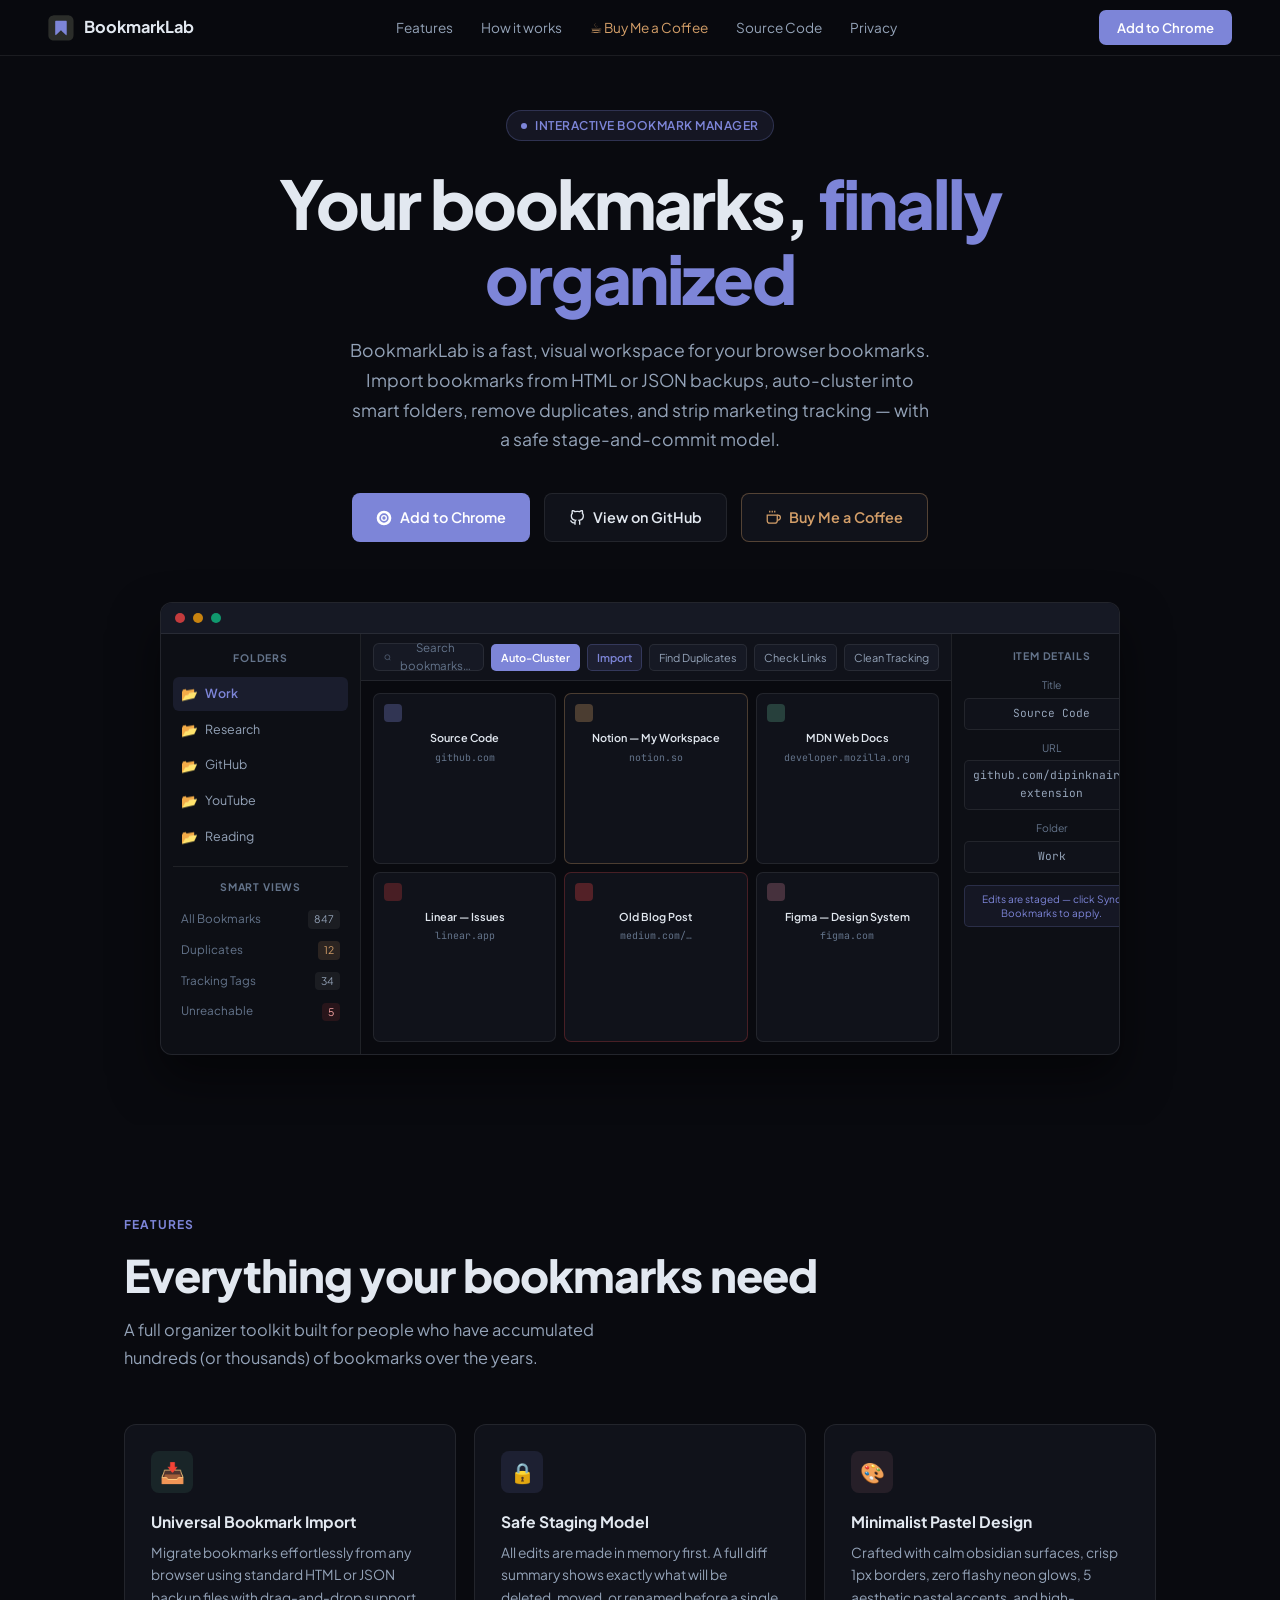
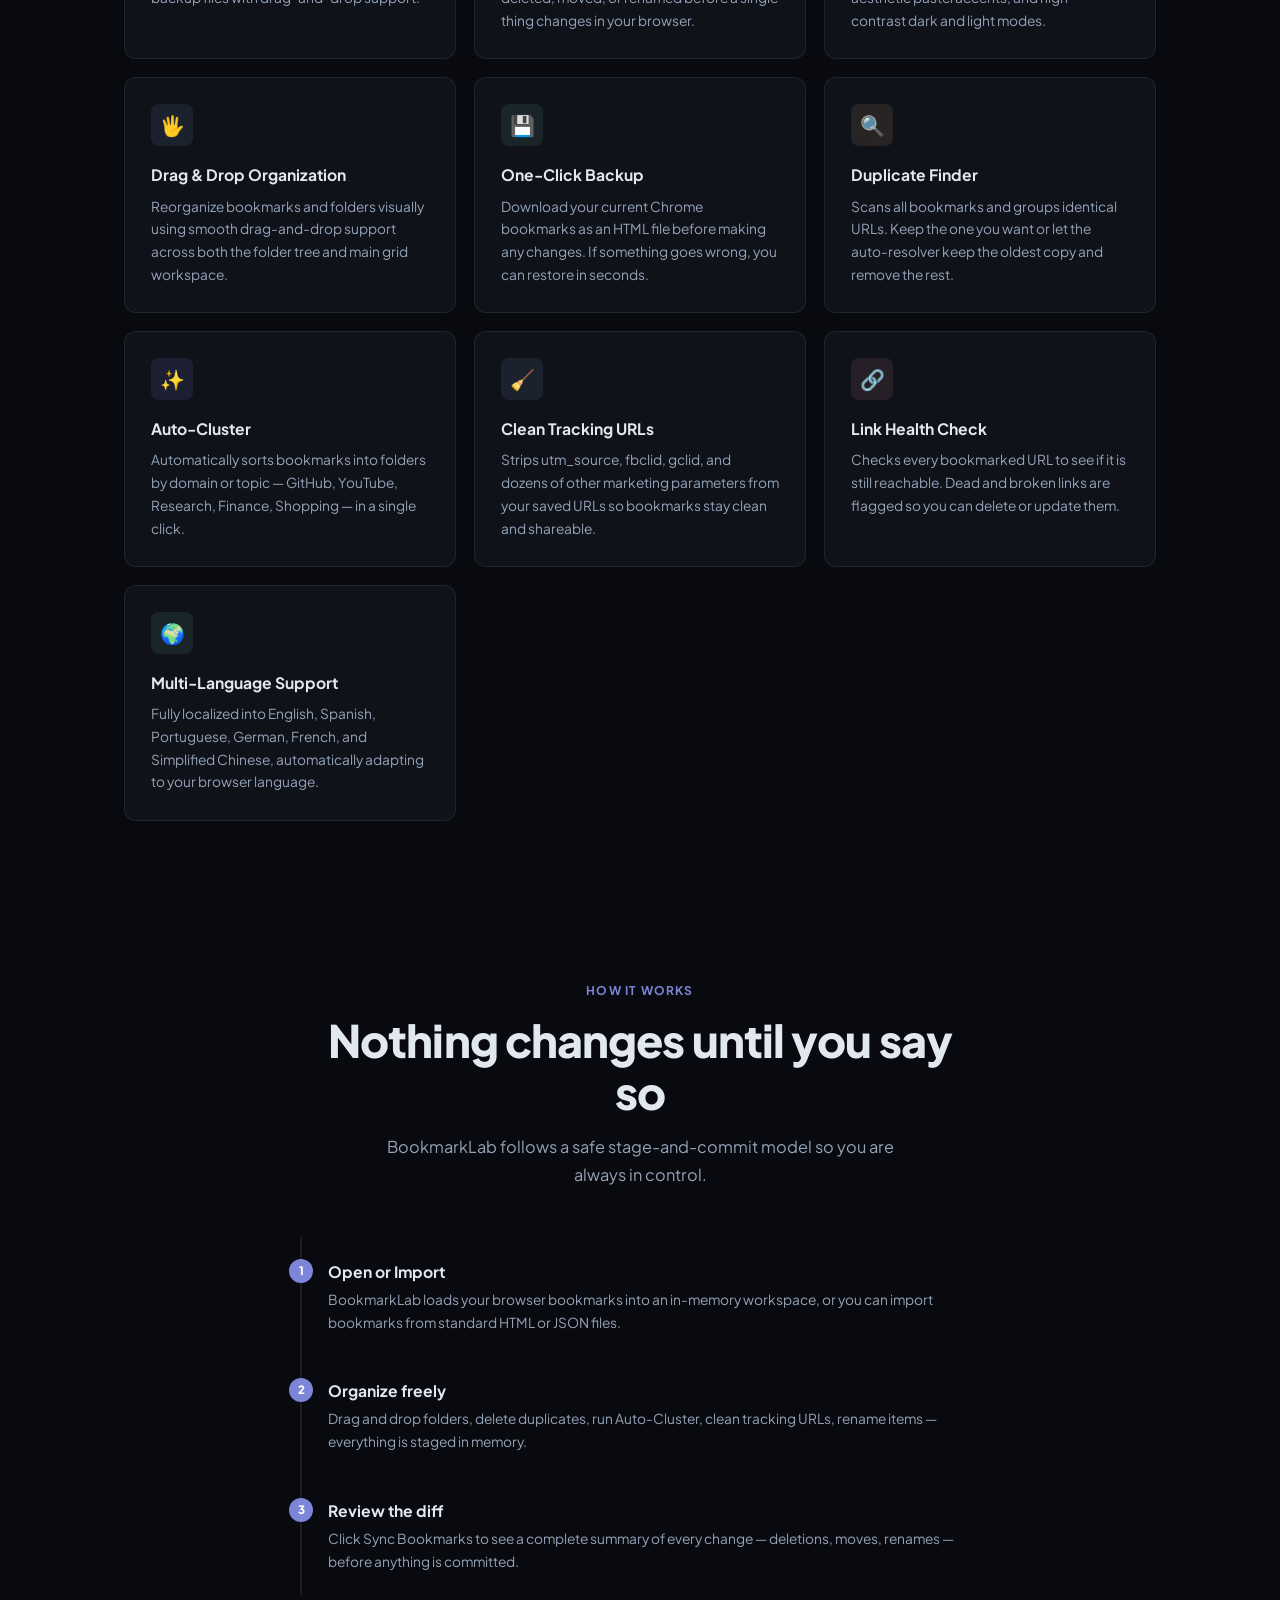
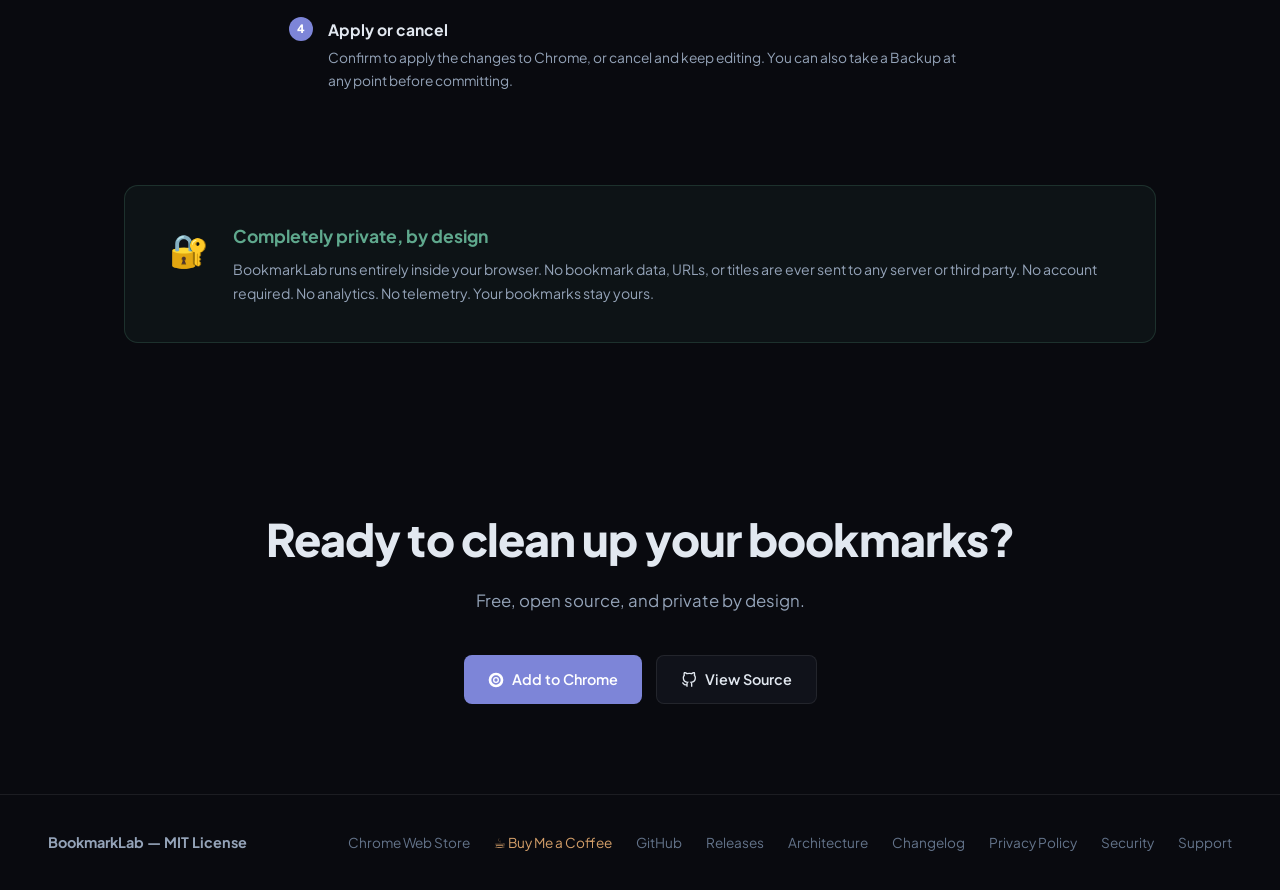
<file: index.html>
<!DOCTYPE html>
<html lang="en">
<head>
  <meta charset="UTF-8">
  <meta name="viewport" content="width=device-width, initial-scale=1.0">
  <title>BookmarkLab — Interactive Bookmark Manager</title>
  <meta name="description" content="Organize, import, deduplicate, and clean your browser bookmarks with a safe stage-and-commit workflow in a clean minimalist interface.">
  <meta property="og:title" content="BookmarkLab — Interactive Bookmark Manager">
  <meta property="og:description" content="Fast, privacy-respecting browser extension to import, organize, deduplicate, and clean bookmarks safely.">
  <meta property="og:type" content="website">
  <link rel="preconnect" href="https://fonts.googleapis.com">
  <link rel="preconnect" href="https://fonts.gstatic.com" crossorigin>
  <link href="https://fonts.googleapis.com/css2?family=Plus+Jakarta+Sans:wght@400;500;600;700;800&family=JetBrains+Mono:wght@400;500&display=swap" rel="stylesheet">
  <style>
    *, *::before, *::after { box-sizing: border-box; margin: 0; padding: 0; }

    :root {
      --bg: #090a0f;
      --surface: #10121a;
      --surface-2: #161924;
      --border: rgba(255,255,255,0.08);
      --border-subtle: rgba(255,255,255,0.04);
      --pastel-primary: #7d85d8;
      --pastel-sage: #5fa88d;
      --pastel-mist: #6897bb;
      --pastel-sand: #d49f69;
      --pastel-rose: #c4798e;
      --text: #e2e8f0;
      --muted: #64748b;
      --sub: #94a3b8;
      --font: 'Plus Jakarta Sans', system-ui, sans-serif;
      --mono: 'JetBrains Mono', monospace;
    }

    html { scroll-behavior: smooth; }

    body {
      font-family: var(--font);
      background: var(--bg);
      color: var(--text);
      line-height: 1.6;
      -webkit-font-smoothing: antialiased;
    }

    /* ── NAV ──────────────────────────────────────── */
    nav {
      position: fixed; top: 0; left: 0; right: 0; z-index: 100;
      display: flex; align-items: center; justify-content: space-between;
      padding: 0 48px;
      height: 56px;
      background: rgba(9,10,15,0.85);
      backdrop-filter: blur(12px);
      border-bottom: 1px solid var(--border);
    }
    .nav-brand {
      display: flex; align-items: center; gap: 10px;
      font-weight: 700; font-size: 1.02rem; color: var(--text);
      text-decoration: none;
    }
    .nav-brand svg { width: 26px; height: 26px; flex-shrink: 0; }
    .nav-brand .logo-tile { fill: #2B2D2A; }
    .nav-brand .logo-ribbon { fill: var(--pastel-primary); }
    .nav-links { display: flex; gap: 28px; }
    .nav-links a {
      font-size: 0.85rem; color: var(--sub);
      text-decoration: none; transition: color 0.2s;
    }
    .nav-links a:hover { color: var(--text); }
    .nav-cta {
      background: var(--pastel-primary);
      color: #fff; font-size: 0.82rem; font-weight: 600;
      padding: 7px 18px; border-radius: 7px;
      text-decoration: none;
      transition: opacity 0.2s, transform 0.2s;
    }
    .nav-cta:hover { opacity: 0.9; transform: translateY(-1px); }

    /* ── HERO ─────────────────────────────────────── */
    .hero {
      min-height: 100vh;
      display: flex; flex-direction: column;
      align-items: center; justify-content: center;
      text-align: center;
      padding: 110px 24px 70px;
      position: relative;
      overflow: hidden;
    }
    .hero-badge {
      display: inline-flex; align-items: center; gap: 8px;
      background: rgba(125,133,216,0.1);
      border: 1px solid rgba(125,133,216,0.25);
      color: var(--pastel-primary);
      font-size: 0.75rem; font-weight: 600;
      padding: 5px 14px; border-radius: 100px;
      margin-bottom: 24px;
      letter-spacing: 0.04em; text-transform: uppercase;
    }
    .hero-badge span { width: 6px; height: 6px; background: var(--pastel-primary); border-radius: 50%; display: inline-block; }
    h1 {
      font-size: clamp(2.4rem, 5.5vw, 4.2rem);
      font-weight: 800; line-height: 1.12;
      letter-spacing: -0.03em;
      max-width: 820px;
      margin-bottom: 20px;
    }
    h1 em {
      font-style: normal;
      color: var(--pastel-primary);
    }
    .hero-sub {
      font-size: 1.1rem; color: var(--sub);
      max-width: 580px; margin-bottom: 38px; line-height: 1.7;
    }
    .hero-buttons {
      display: flex; gap: 14px; flex-wrap: wrap; justify-content: center;
    }
    .btn-primary {
      display: inline-flex; align-items: center; gap: 8px;
      background: var(--pastel-primary);
      color: #fff; font-weight: 600; font-size: 0.9rem;
      padding: 12px 24px; border-radius: 8px;
      text-decoration: none;
      transition: opacity 0.2s, transform 0.2s;
    }
    .btn-primary:hover { opacity: 0.92; transform: translateY(-1px); }
    .btn-secondary {
      display: inline-flex; align-items: center; gap: 8px;
      background: var(--surface);
      border: 1px solid var(--border);
      color: var(--text); font-weight: 600; font-size: 0.9rem;
      padding: 12px 24px; border-radius: 8px;
      text-decoration: none;
      transition: background 0.2s, transform 0.2s;
    }
    .btn-secondary:hover { background: var(--surface-2); transform: translateY(-1px); }

    /* ── SCREENSHOT MOCKUP ────────────────────────── */
    .mockup-wrap {
      margin-top: 60px;
      max-width: 960px; width: 100%;
      position: relative;
    }
    .mockup-frame {
      background: var(--surface);
      border: 1px solid var(--border);
      border-radius: 12px;
      overflow: hidden;
      box-shadow: 0 24px 48px rgba(0,0,0,0.5);
    }
    .mockup-titlebar {
      background: var(--surface-2);
      padding: 10px 14px;
      display: flex; align-items: center; gap: 8px;
      border-bottom: 1px solid var(--border);
    }
    .dot { width: 10px; height: 10px; border-radius: 50%; }
    .dot-r { background: #ef4444; opacity: 0.8; }
    .dot-y { background: #f59e0b; opacity: 0.8; }
    .dot-g { background: #10b981; opacity: 0.8; }
    .mockup-inner {
      display: grid;
      grid-template-columns: 200px 1fr 200px;
      height: 420px;
    }
    .mock-sidebar {
      background: rgba(0,0,0,0.18);
      border-right: 1px solid var(--border);
      padding: 16px 12px;
    }
    .mock-sidebar-title { font-size: 0.65rem; font-weight: 700; color: var(--muted); letter-spacing: 0.08em; text-transform: uppercase; margin-bottom: 10px; padding: 0 4px; }
    .mock-folder {
      display: flex; align-items: center; gap: 7px;
      padding: 6px 8px; border-radius: 6px;
      font-size: 0.78rem; color: var(--sub);
      cursor: default; margin-bottom: 2px;
    }
    .mock-folder.active { background: rgba(125,133,216,0.12); color: var(--pastel-primary); font-weight: 600; }
    .mock-folder-icon { font-size: 0.85rem; }
    .mock-divider { height: 1px; background: var(--border); margin: 12px 0; }
    .mock-view-item {
      display: flex; align-items: center; justify-content: space-between;
      padding: 5px 8px; border-radius: 5px;
      font-size: 0.73rem; color: var(--muted); margin-bottom: 2px;
      cursor: default;
    }
    .mock-view-item span { font-size: 0.65rem; background: rgba(255,255,255,0.06); padding: 1px 6px; border-radius: 4px; color: var(--sub); }
    .mock-view-item.warn span { background: rgba(212,159,105,0.15); color: var(--pastel-sand); }
    .mock-view-item.danger span { background: rgba(239,68,68,0.12); color: #fca5a5; }

    .mock-main { display: flex; flex-direction: column; background: var(--bg); }
    .mock-toolbar {
      padding: 9px 12px;
      display: flex; align-items: center; gap: 7px;
      border-bottom: 1px solid var(--border);
      background: var(--surface);
    }
    .mock-search {
      flex: 1; height: 28px; border-radius: 6px;
      background: var(--surface-2); border: 1px solid var(--border);
      display: flex; align-items: center; gap: 7px; padding: 0 10px;
      font-size: 0.72rem; color: var(--muted);
    }
    .mock-btn {
      padding: 4px 9px; border-radius: 5px;
      background: var(--surface-2); border: 1px solid var(--border);
      font-size: 0.68rem; color: var(--sub); white-space: nowrap;
    }
    .mock-btn.accent { background: var(--pastel-primary); border: 1px solid transparent; color: #fff; font-weight: 600; }
    .mock-grid {
      display: grid; grid-template-columns: repeat(3, 1fr);
      gap: 8px; padding: 12px; flex: 1; overflow: hidden;
    }
    .mock-card {
      background: var(--surface); border: 1px solid var(--border);
      border-radius: 7px; padding: 10px;
    }
    .mock-card-fav { width: 18px; height: 18px; border-radius: 4px; background: rgba(255,255,255,0.08); margin-bottom: 7px; }
    .mock-card-title { font-size: 0.68rem; font-weight: 600; color: var(--text); margin-bottom: 3px; white-space: nowrap; overflow: hidden; text-overflow: ellipsis; }
    .mock-card-url { font-size: 0.62rem; color: var(--muted); font-family: var(--mono); white-space: nowrap; overflow: hidden; text-overflow: ellipsis; }
    .mock-card.dup { border-color: rgba(212,159,105,0.3); }
    .mock-card.broken { border-color: rgba(239,68,68,0.25); }

    .mock-inspector {
      border-left: 1px solid var(--border);
      padding: 14px 12px;
      background: rgba(0,0,0,0.18);
    }
    .mock-insp-title { font-size: 0.65rem; font-weight: 700; color: var(--muted); letter-spacing: 0.08em; text-transform: uppercase; margin-bottom: 12px; }
    .mock-insp-label { font-size: 0.65rem; color: var(--muted); margin-bottom: 4px; margin-top: 10px; }
    .mock-insp-field { background: var(--surface); border: 1px solid var(--border); border-radius: 5px; padding: 6px 8px; font-size: 0.7rem; color: var(--sub); font-family: var(--mono); width: 100%; }
    .mock-insp-badge { margin-top: 12px; background: rgba(125,133,216,0.08); border: 1px solid rgba(125,133,216,0.2); border-radius: 5px; padding: 6px 8px; font-size: 0.63rem; color: var(--pastel-primary); line-height: 1.4; }

    /* ── FEATURES ─────────────────────────────────── */
    section { padding: 90px 24px; max-width: 1080px; margin: 0 auto; }
    .section-label {
      font-size: 0.75rem; font-weight: 700; letter-spacing: 0.1em;
      text-transform: uppercase; color: var(--pastel-primary);
      margin-bottom: 14px;
    }
    .section-title {
      font-size: clamp(1.8rem, 4vw, 2.8rem);
      font-weight: 800; letter-spacing: -0.02em;
      margin-bottom: 16px; line-height: 1.15;
    }
    .section-sub { font-size: 1.02rem; color: var(--sub); max-width: 540px; line-height: 1.7; margin-bottom: 52px; }

    .features-grid { display: grid; grid-template-columns: repeat(auto-fit, minmax(300px, 1fr)); gap: 18px; }
    .feature-card {
      background: var(--surface);
      border: 1px solid var(--border);
      border-radius: 12px; padding: 26px;
      transition: border-color 0.2s, transform 0.2s;
    }
    .feature-card:hover { border-color: rgba(125,133,216,0.35); transform: translateY(-2px); }
    .feature-icon {
      width: 42px; height: 42px; border-radius: 8px;
      display: flex; align-items: center; justify-content: center;
      margin-bottom: 16px;
      font-size: 1.25rem;
    }
    .feature-icon.lavender { background: rgba(125,133,216,0.12); }
    .feature-icon.sage { background: rgba(95,168,141,0.12); }
    .feature-icon.mist { background: rgba(104,151,187,0.12); }
    .feature-icon.sand { background: rgba(212,159,105,0.12); }
    .feature-icon.rose { background: rgba(196,121,142,0.12); }
    .feature-card h3 { font-size: 0.98rem; font-weight: 700; margin-bottom: 8px; color: var(--text); }
    .feature-card p { font-size: 0.86rem; color: var(--sub); line-height: 1.65; }

    /* ── HOW IT WORKS ─────────────────────────────── */
    .how-section { padding: 70px 24px; }
    .how-inner { max-width: 680px; margin: 0 auto; text-align: center; }
    .steps { display: flex; flex-direction: column; gap: 0; margin-top: 48px; text-align: left; }
    .step {
      display: flex; gap: 20px; padding: 22px 0;
      border-left: 2px solid var(--border); padding-left: 26px;
      position: relative;
    }
    .step::before {
      content: attr(data-n);
      position: absolute; left: -13px; top: 22px;
      width: 24px; height: 24px;
      background: var(--pastel-primary); color: #fff;
      font-size: 0.72rem; font-weight: 800;
      border-radius: 50%;
      display: flex; align-items: center; justify-content: center;
    }
    .step:last-child { border-left-color: transparent; }
    .step-body h4 { font-size: 0.98rem; font-weight: 700; margin-bottom: 5px; color: var(--text); }
    .step-body p { font-size: 0.86rem; color: var(--sub); line-height: 1.65; }

    /* ── PRIVACY CALLOUT ──────────────────────────── */
    .privacy-banner {
      margin: 0 24px 70px;
      max-width: 1080px;
      margin-left: auto; margin-right: auto;
      background: rgba(95,168,141,0.06);
      border: 1px solid rgba(95,168,141,0.2);
      border-radius: 14px; padding: 36px 44px;
      display: flex; align-items: flex-start; gap: 24px;
    }
    .privacy-icon { font-size: 2rem; flex-shrink: 0; margin-top: 2px; }
    .privacy-banner h3 { font-size: 1.1rem; font-weight: 700; color: var(--pastel-sage); margin-bottom: 8px; }
    .privacy-banner p { font-size: 0.88rem; color: var(--sub); line-height: 1.7; }

    /* ── CTA ──────────────────────────────────────── */
    .cta-section {
      text-align: center; padding: 90px 24px;
      position: relative;
    }
    .cta-section h2 { font-size: clamp(1.8rem, 4vw, 2.8rem); font-weight: 800; letter-spacing: -0.02em; margin-bottom: 14px; }
    .cta-section p { font-size: 1.05rem; color: var(--sub); margin-bottom: 40px; }

    /* ── FOOTER ───────────────────────────────────── */
    footer {
      border-top: 1px solid var(--border);
      padding: 36px 48px;
      display: flex; align-items: center; justify-content: space-between;
      flex-wrap: wrap; gap: 16px;
    }
    .footer-brand { font-weight: 700; font-size: 0.9rem; color: var(--sub); }
    .footer-links { display: flex; gap: 24px; }
    .footer-links a { font-size: 0.85rem; color: var(--muted); text-decoration: none; transition: color 0.2s; }
    .footer-links a:hover { color: var(--text); }

    @media (max-width: 768px) {
      nav { padding: 0 20px; }
      .nav-links { display: none; }
      .mockup-inner { grid-template-columns: 1fr; }
      .mock-sidebar, .mock-inspector { display: none; }
      .privacy-banner { flex-direction: column; padding: 28px 24px; }
      footer { flex-direction: column; align-items: flex-start; }
    }
  </style>
</head>
<body>

  <!-- Nav -->
  <nav>
    <a class="nav-brand" href="#">
      <svg width="26" height="26" viewBox="130 130 768 768" fill="none" xmlns="http://www.w3.org/2000/svg">
        <path class="logo-tile" fill="#2B2D2A" d="M282.151 141.207C291.786 140.545 305.557 140.889 315.428 140.889L374.283 140.906L556.369 140.911L684.73 140.918L720.703 140.888C733.162 140.879 745.12 140.648 757.49 142.655C829.034 154.265 883.894 216.582 885.049 289.354C885.207 299.277 885.3 309.178 885.362 319.092C885.482 342.14 885.484 365.189 885.371 388.237L885.338 561.174L885.184 686.166C885.093 717.323 887.623 748.333 877.836 778.272C857.794 839.587 809.516 876.657 746.101 884.379C745.172 884.476 744.241 884.56 743.309 884.631C733.605 885.382 720.912 885.021 710.948 885.017L658.028 885.012L488.055 885.005L348.899 884.964L309.32 885.005C294.341 885.023 281.655 885.378 266.755 882.79C239.149 877.929 213.397 865.614 192.284 847.176C162.414 821.168 143.986 784.444 140.986 744.952C140.168 733.709 140.499 719.841 140.496 708.399L140.49 649.413L140.461 464.135L140.448 340.745L140.424 304.613C140.421 290.909 140.038 280.915 142.358 267.214C146.88 240.1 158.763 214.748 176.709 193.926C204.284 162.084 240.189 144.252 282.151 141.207Z"/>
        <path class="logo-ribbon" fill="var(--pastel-primary)" d="M361.332 298.153L361.987 298.119C381.853 297.185 407.778 297.865 427.893 297.864L550.249 297.869L625.846 297.95C638.609 297.932 651.955 297.72 664.716 298.158C669.124 298.66 673.466 300.885 676.7 303.877C680.948 307.807 683.087 313.669 683.154 319.409C683.511 350.145 683.293 380.885 683.227 411.623L683.262 560.206L683.295 656.699L683.318 685.905C683.36 696.396 685.26 710.953 677.613 718.856C674.049 722.606 669.08 724.695 663.907 724.618C661.588 724.589 657.568 723.694 655.869 722.209C649.002 716.206 641.742 708.657 635.274 702.213L588.973 655.9L547.448 614.42C535.871 602.961 523.61 591.196 512.515 579.285C488.486 604.37 461.586 630.302 436.843 655.103L398.052 693.898C389.472 702.524 376.566 716.526 366.401 724.008C363.896 725.852 355.822 724.192 352.841 722.341C341.635 715.384 342.211 703.881 342.582 692.385C342.705 686.355 342.592 679.934 342.598 673.847L342.579 596.349L342.566 412.368L342.673 350.435C342.686 340.638 342.516 330.833 342.621 321.036C342.753 308.648 349.025 300.509 361.332 298.153Z"/>
      </svg>
      BookmarkLab
    </a>
    <div class="nav-links">
      <a href="#features">Features</a>
      <a href="#how-it-works">How it works</a>
      <a href="https://buymeacoffee.com/dipinknair619" target="_blank" rel="noopener noreferrer" style="color:var(--pastel-sand);">☕ Buy Me a Coffee</a>
      <a href="https://github.com/dipinknair/bookmarklab-extension" target="_blank" title="Source Code">Source Code</a>
      <a href="https://github.com/dipinknair/bookmarklab-extension/blob/main/PRIVACY_POLICY.md" target="_blank">Privacy</a>
    </div>
    <a class="nav-cta" href="https://chromewebstore.google.com/detail/bookmarklab/lppfdghjnnndidlpfddfngijmfbfkflm" target="_blank">Add to Chrome</a>
  </nav>

  <!-- Hero -->
  <div class="hero">
    <div class="hero-badge"><span></span> Interactive Bookmark Manager</div>
    <h1>Your bookmarks, <em>finally organized</em></h1>
    <p class="hero-sub">
      BookmarkLab is a fast, visual workspace for your browser bookmarks. Import bookmarks from HTML or JSON backups, auto-cluster into smart folders, remove duplicates, and strip marketing tracking — with a safe stage-and-commit model.
    </p>
    <div class="hero-buttons">
      <a class="btn-primary" href="https://chromewebstore.google.com/detail/bookmarklab/lppfdghjnnndidlpfddfngijmfbfkflm" target="_blank">
        <svg width="16" height="16" viewBox="0 0 24 24" fill="none" stroke="currentColor" stroke-width="2"><path d="M12 2a10 10 0 1 0 10 10A10 10 0 0 0 12 2zm0 18a8 8 0 1 1 8-8 8 8 0 0 1-8 8z"/><circle cx="12" cy="12" r="3.5"/></svg>
        Add to Chrome
      </a>
      <a class="btn-secondary" href="https://github.com/dipinknair/bookmarklab-extension" target="_blank">
        <svg width="16" height="16" viewBox="0 0 24 24" fill="none" stroke="currentColor" stroke-width="2"><path d="M9 19c-5 1.5-5-2.5-7-3m14 6v-3.87a3.37 3.37 0 0 0-.94-2.61c3.14-.35 6.44-1.54 6.44-7A5.44 5.44 0 0 0 20 4.77 5.07 5.07 0 0 0 19.91 1S18.73.65 16 2.48a13.38 13.38 0 0 0-7 0C6.27.65 5.09 1 5.09 1A5.07 5.07 0 0 0 5 4.77a5.44 5.44 0 0 0-1.5 3.78c0 5.42 3.3 6.61 6.44 7A3.37 3.37 0 0 0 9 18.13V22"/></svg>
        View on GitHub
      </a>
      <a class="btn-secondary" href="https://buymeacoffee.com/dipinknair619" target="_blank" rel="noopener noreferrer" style="border-color:rgba(212,159,105,0.35); color:var(--pastel-sand);">
        <svg width="15" height="15" viewBox="0 0 24 24" fill="none" stroke="currentColor" stroke-width="2"><path d="M18 8h1a4 4 0 0 1 0 8h-1"></path><path d="M2 8h16v9a4 4 0 0 1-4 4H6a4 4 0 0 1-4-4V8z"></path><line x1="6" y1="1" x2="6" y2="4"></line><line x1="10" y1="1" x2="10" y2="4"></line><line x1="14" y1="1" x2="14" y2="4"></line></svg>
        Buy Me a Coffee
      </a>
    </div>

    <!-- UI Mockup -->
    <div class="mockup-wrap">
      <div class="mockup-frame">
        <div class="mockup-titlebar">
          <div class="dot dot-r"></div>
          <div class="dot dot-y"></div>
          <div class="dot dot-g"></div>
        </div>
        <div class="mockup-inner">
          <!-- Sidebar -->
          <div class="mock-sidebar">
            <div class="mock-sidebar-title">Folders</div>
            <div class="mock-folder active"><span class="mock-folder-icon">📂</span> Work</div>
            <div class="mock-folder"><span class="mock-folder-icon">📂</span> Research</div>
            <div class="mock-folder"><span class="mock-folder-icon">📂</span> GitHub</div>
            <div class="mock-folder"><span class="mock-folder-icon">📂</span> YouTube</div>
            <div class="mock-folder"><span class="mock-folder-icon">📂</span> Reading</div>
            <div class="mock-divider"></div>
            <div class="mock-sidebar-title">Smart Views</div>
            <div class="mock-view-item">All Bookmarks <span>847</span></div>
            <div class="mock-view-item warn">Duplicates <span>12</span></div>
            <div class="mock-view-item">Tracking Tags <span>34</span></div>
            <div class="mock-view-item danger">Unreachable <span>5</span></div>
          </div>

          <!-- Main -->
          <div class="mock-main">
            <div class="mock-toolbar">
              <div class="mock-search">
                <svg width="11" height="11" viewBox="0 0 24 24" fill="none" stroke="currentColor" stroke-width="2"><circle cx="11" cy="11" r="8"/><line x1="21" y1="21" x2="16.65" y2="16.65"/></svg>
                Search bookmarks…
              </div>
              <div class="mock-btn accent">Auto-Cluster</div>
              <div class="mock-btn" style="background:rgba(125,133,216,0.12); border-color:rgba(125,133,216,0.25); color:var(--pastel-primary); font-weight:600;">Import</div>
              <div class="mock-btn">Find Duplicates</div>
              <div class="mock-btn">Check Links</div>
              <div class="mock-btn">Clean Tracking</div>
            </div>
            <div class="mock-grid">
              <div class="mock-card">
                <div class="mock-card-fav" style="background:rgba(125,133,216,0.3);"></div>
                <div class="mock-card-title">Source Code</div>
                <div class="mock-card-url">github.com</div>
              </div>
              <div class="mock-card dup">
                <div class="mock-card-fav" style="background:rgba(212,159,105,0.3);"></div>
                <div class="mock-card-title">Notion — My Workspace</div>
                <div class="mock-card-url">notion.so</div>
              </div>
              <div class="mock-card">
                <div class="mock-card-fav" style="background:rgba(95,168,141,0.3);"></div>
                <div class="mock-card-title">MDN Web Docs</div>
                <div class="mock-card-url">developer.mozilla.org</div>
              </div>
              <div class="mock-card">
                <div class="mock-card-fav" style="background:rgba(239,68,68,0.25);"></div>
                <div class="mock-card-title">Linear — Issues</div>
                <div class="mock-card-url">linear.app</div>
              </div>
              <div class="mock-card broken">
                <div class="mock-card-fav" style="background:rgba(239,68,68,0.3);"></div>
                <div class="mock-card-title">Old Blog Post</div>
                <div class="mock-card-url">medium.com/…</div>
              </div>
              <div class="mock-card">
                <div class="mock-card-fav" style="background:rgba(196,121,142,0.3);"></div>
                <div class="mock-card-title">Figma — Design System</div>
                <div class="mock-card-url">figma.com</div>
              </div>
            </div>
          </div>

          <!-- Inspector -->
          <div class="mock-inspector">
            <div class="mock-insp-title">Item Details</div>
            <div class="mock-insp-label">Title</div>
            <div class="mock-insp-field">Source Code</div>
            <div class="mock-insp-label">URL</div>
            <div class="mock-insp-field">github.com/dipinknair/bookmarklab-extension</div>
            <div class="mock-insp-label">Folder</div>
            <div class="mock-insp-field">Work</div>
            <div class="mock-insp-badge">Edits are staged — click Sync Bookmarks to apply.</div>
          </div>
        </div>
      </div>
    </div>
  </div>

  <!-- Features -->
  <section id="features">
    <div class="section-label">Features</div>
    <h2 class="section-title">Everything your bookmarks need</h2>
    <p class="section-sub">A full organizer toolkit built for people who have accumulated hundreds (or thousands) of bookmarks over the years.</p>

    <div class="features-grid">
      <div class="feature-card">
        <div class="feature-icon sage">📥</div>
        <h3>Universal Bookmark Import</h3>
        <p>Migrate bookmarks effortlessly from any browser using standard HTML or JSON backup files with drag-and-drop support.</p>
      </div>
      <div class="feature-card">
        <div class="feature-icon lavender">🔒</div>
        <h3>Safe Staging Model</h3>
        <p>All edits are made in memory first. A full diff summary shows exactly what will be deleted, moved, or renamed before a single thing changes in your browser.</p>
      </div>
      <div class="feature-card">
        <div class="feature-icon rose">🎨</div>
        <h3>Minimalist Pastel Design</h3>
        <p>Crafted with calm obsidian surfaces, crisp 1px borders, zero flashy neon glows, 5 aesthetic pastel accents, and high-contrast dark and light modes.</p>
      </div>
      <div class="feature-card">
        <div class="feature-icon mist">🖐️</div>
        <h3>Drag & Drop Organization</h3>
        <p>Reorganize bookmarks and folders visually using smooth drag-and-drop support across both the folder tree and main grid workspace.</p>
      </div>
      <div class="feature-card">
        <div class="feature-icon sage">💾</div>
        <h3>One-Click Backup</h3>
        <p>Download your current Chrome bookmarks as an HTML file before making any changes. If something goes wrong, you can restore in seconds.</p>
      </div>
      <div class="feature-card">
        <div class="feature-icon sand">🔍</div>
        <h3>Duplicate Finder</h3>
        <p>Scans all bookmarks and groups identical URLs. Keep the one you want or let the auto-resolver keep the oldest copy and remove the rest.</p>
      </div>
      <div class="feature-card">
        <div class="feature-icon lavender">✨</div>
        <h3>Auto-Cluster</h3>
        <p>Automatically sorts bookmarks into folders by domain or topic — GitHub, YouTube, Research, Finance, Shopping — in a single click.</p>
      </div>
      <div class="feature-card">
        <div class="feature-icon mist">🧹</div>
        <h3>Clean Tracking URLs</h3>
        <p>Strips utm_source, fbclid, gclid, and dozens of other marketing parameters from your saved URLs so bookmarks stay clean and shareable.</p>
      </div>
      <div class="feature-card">
        <div class="feature-icon rose">🔗</div>
        <h3>Link Health Check</h3>
        <p>Checks every bookmarked URL to see if it is still reachable. Dead and broken links are flagged so you can delete or update them.</p>
      </div>
      <div class="feature-card">
        <div class="feature-icon sage">🌍</div>
        <h3>Multi-Language Support</h3>
        <p>Fully localized into English, Spanish, Portuguese, German, French, and Simplified Chinese, automatically adapting to your browser language.</p>
      </div>
    </div>
  </section>

  <!-- How it works -->
  <div class="how-section" id="how-it-works">
    <div class="how-inner">
      <div class="section-label" style="text-align:center;">How it works</div>
      <h2 class="section-title">Nothing changes until you say so</h2>
      <p class="section-sub" style="margin:0 auto 0;">BookmarkLab follows a safe stage-and-commit model so you are always in control.</p>

      <div class="steps">
        <div class="step" data-n="1">
          <div class="step-body">
            <h4>Open or Import</h4>
            <p>BookmarkLab loads your browser bookmarks into an in-memory workspace, or you can import bookmarks from standard HTML or JSON files.</p>
          </div>
        </div>
        <div class="step" data-n="2">
          <div class="step-body">
            <h4>Organize freely</h4>
            <p>Drag and drop folders, delete duplicates, run Auto-Cluster, clean tracking URLs, rename items — everything is staged in memory.</p>
          </div>
        </div>
        <div class="step" data-n="3">
          <div class="step-body">
            <h4>Review the diff</h4>
            <p>Click Sync Bookmarks to see a complete summary of every change — deletions, moves, renames — before anything is committed.</p>
          </div>
        </div>
        <div class="step" data-n="4">
          <div class="step-body">
            <h4>Apply or cancel</h4>
            <p>Confirm to apply the changes to Chrome, or cancel and keep editing. You can also take a Backup at any point before committing.</p>
          </div>
        </div>
      </div>
    </div>
  </div>

  <!-- Privacy -->
  <div style="max-width:1080px; margin:0 auto; padding:0 24px;">
    <div class="privacy-banner">
      <div class="privacy-icon">🔐</div>
      <div>
        <h3>Completely private, by design</h3>
        <p>BookmarkLab runs entirely inside your browser. No bookmark data, URLs, or titles are ever sent to any server or third party. No account required. No analytics. No telemetry. Your bookmarks stay yours.</p>
      </div>
    </div>
  </div>

  <!-- CTA -->
  <div class="cta-section">
    <h2>Ready to clean up your bookmarks?</h2>
    <p>Free, open source, and private by design.</p>
    <div class="hero-buttons" style="justify-content:center;">
      <a class="btn-primary" href="https://chromewebstore.google.com/detail/bookmarklab/lppfdghjnnndidlpfddfngijmfbfkflm" target="_blank">
        <svg width="16" height="16" viewBox="0 0 24 24" fill="none" stroke="currentColor" stroke-width="2"><path d="M12 2a10 10 0 1 0 10 10A10 10 0 0 0 12 2zm0 18a8 8 0 1 1 8-8 8 8 0 0 1-8 8z"/><circle cx="12" cy="12" r="3.5"/></svg>
        Add to Chrome
      </a>
      <a class="btn-secondary" href="https://github.com/dipinknair/bookmarklab-extension" target="_blank">
        <svg width="16" height="16" viewBox="0 0 24 24" fill="none" stroke="currentColor" stroke-width="2"><path d="M9 19c-5 1.5-5-2.5-7-3m14 6v-3.87a3.37 3.37 0 0 0-.94-2.61c3.14-.35 6.44-1.54 6.44-7A5.44 5.44 0 0 0 20 4.77 5.07 5.07 0 0 0 19.91 1S18.73.65 16 2.48a13.38 13.38 0 0 0-7 0C6.27.65 5.09 1 5.09 1A5.07 5.07 0 0 0 5 4.77a5.44 5.44 0 0 0-1.5 3.78c0 5.42 3.3 6.61 6.44 7A3.37 3.37 0 0 0 9 18.13V22"/></svg>
        View Source
      </a>
    </div>
  </div>

  <!-- Footer -->
  <footer>
    <div class="footer-brand">BookmarkLab &mdash; MIT License</div>
    <div class="footer-links">
      <a href="https://chromewebstore.google.com/detail/bookmarklab/lppfdghjnnndidlpfddfngijmfbfkflm" target="_blank">Chrome Web Store</a>
      <a href="https://buymeacoffee.com/dipinknair619" target="_blank" rel="noopener noreferrer" style="color:var(--pastel-sand);">☕ Buy Me a Coffee</a>
      <a href="https://github.com/dipinknair/bookmarklab-extension" target="_blank">GitHub</a>
      <a href="https://github.com/dipinknair/bookmarklab-extension/releases" target="_blank">Releases</a>
      <a href="https://github.com/dipinknair/bookmarklab-extension/blob/main/ARCHITECTURE.md" target="_blank">Architecture</a>
      <a href="https://github.com/dipinknair/bookmarklab-extension/blob/main/CHANGELOG.md" target="_blank">Changelog</a>
      <a href="https://github.com/dipinknair/bookmarklab-extension/blob/main/PRIVACY_POLICY.md" target="_blank">Privacy Policy</a>
      <a href="https://github.com/dipinknair/bookmarklab-extension/blob/main/SECURITY.md" target="_blank">Security</a>
      <a href="https://github.com/dipinknair/bookmarklab-extension/issues" target="_blank">Support</a>
    </div>
  </footer>

</body>
</html>
</file>
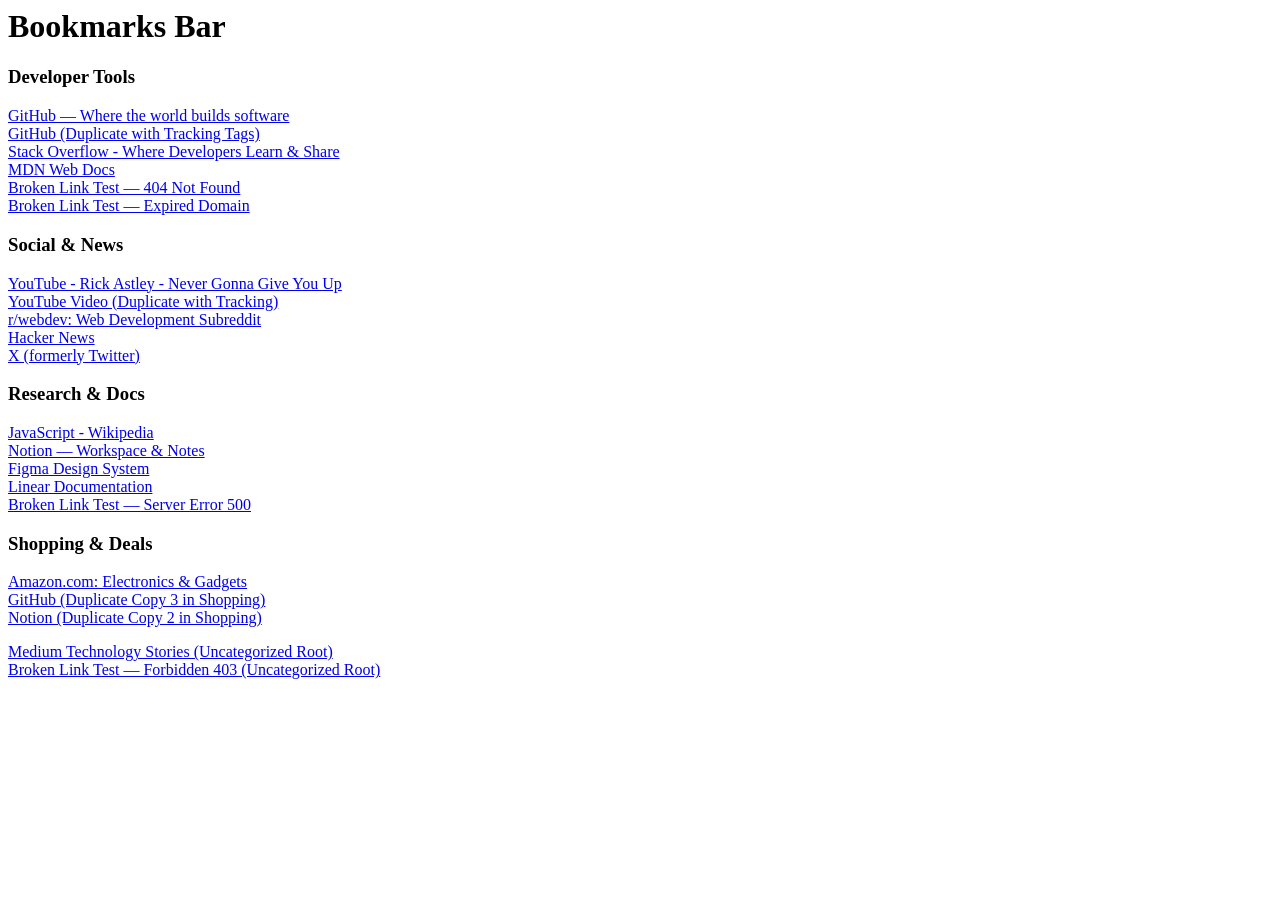
<file: test/demo-bookmarks.html>
<!DOCTYPE NETSCAPE-Bookmark-file-1>
<!-- This is an automatically generated file. It will be read and written. Do Not Edit! -->
<META HTTP-EQUIV="Content-Type" CONTENT="text/html; charset=UTF-8">
<TITLE>Bookmarks</TITLE>
<H1>Bookmarks Bar</H1>
<DL>
    <p>
        <DT>
            <H3 ADD_DATE="1700000000" LAST_MODIFIED="1700000000">Developer Tools</H3>
            <DL>
                <p>
                    <DT><A HREF="https://github.com" ADD_DATE="1700000100">GitHub — Where the world builds software</A>
                    <DT><A HREF="https://github.com?utm_source=newsletter&utm_medium=email&fbclid=IwAR1234567890"
                            ADD_DATE="1700000105">GitHub (Duplicate with Tracking Tags)</A>
                    <DT><A HREF="https://stackoverflow.com/questions?utm_campaign=weekly_digest&gclid=xyz789"
                            ADD_DATE="1700000200">Stack Overflow - Where Developers Learn &amp; Share</A>
                    <DT><A HREF="https://developer.mozilla.org/en-US/?utm_source=mdn_banner&ref=twitter"
                            ADD_DATE="1700000300">MDN Web Docs</A>
                    <DT><A HREF="https://httpbin.org/status/404" ADD_DATE="1700000400">Broken Link Test — 404 Not
                            Found</A>
                    <DT><A HREF="https://nonexistent-domain-test-99999.org/dead-page" ADD_DATE="1700000500">Broken Link
                            Test — Expired Domain</A>
            </DL>
            <p>

        <DT>
            <H3 ADD_DATE="1700001000" LAST_MODIFIED="1700001000">Social &amp; News</H3>
            <DL>
                <p>
                    <DT><A HREF="https://youtube.com/watch?v=dQw4w9WgXcQ" ADD_DATE="1700001100">YouTube - Rick Astley -
                            Never Gonna Give You Up</A>
                    <DT><A HREF="https://youtube.com/watch?v=dQw4w9WgXcQ?utm_source=share&fbclid=987654321"
                            ADD_DATE="1700001105">YouTube Video (Duplicate with Tracking)</A>
                    <DT><A HREF="https://reddit.com/r/webdev?utm_source=reddit&utm_medium=app"
                            ADD_DATE="1700001200">r/webdev: Web Development Subreddit</A>
                    <DT><A HREF="https://news.ycombinator.com?utm_term=frontpage&mc_eid=abc12345"
                            ADD_DATE="1700001300">Hacker News</A>
                    <DT><A HREF="https://x.com/home?utm_campaign=promo_2026&gclid=def456" ADD_DATE="1700001400">X
                            (formerly Twitter)</A>
            </DL>
            <p>

        <DT>
            <H3 ADD_DATE="1700002000" LAST_MODIFIED="1700002000">Research &amp; Docs</H3>
            <DL>
                <p>
                    <DT><A HREF="https://wikipedia.org/wiki/JavaScript?utm_source=search"
                            ADD_DATE="1700002100">JavaScript - Wikipedia</A>
                    <DT><A HREF="https://notion.so?utm_medium=referral&fbclid=xyz" ADD_DATE="1700002200">Notion —
                            Workspace &amp; Notes</A>
                    <DT><A HREF="https://figma.com/file/sample?utm_content=design_system" ADD_DATE="1700002300">Figma
                            Design System</A>
                    <DT><A HREF="https://linear.app/docs?utm_source=google_ads&gclid=linear99"
                            ADD_DATE="1700002400">Linear Documentation</A>
                    <DT><A HREF="https://httpbin.org/status/500" ADD_DATE="1700002500">Broken Link Test — Server Error
                            500</A>
            </DL>
            <p>

        <DT>
            <H3 ADD_DATE="1700003000" LAST_MODIFIED="1700003000">Shopping &amp; Deals</H3>
            <DL>
                <p>
                    <DT><A HREF="https://amazon.com/dp/B08N5WRWNW?gclid=amz123456&ref=deal_of_day&utm_source=affiliate"
                            ADD_DATE="1700003100">Amazon.com: Electronics &amp; Gadgets</A>
                    <DT><A HREF="https://github.com" ADD_DATE="1700003200">GitHub (Duplicate Copy 3 in Shopping)</A>
                    <DT><A HREF="https://notion.so?utm_medium=referral&fbclid=xyz" ADD_DATE="1700003300">Notion
                            (Duplicate Copy 2 in Shopping)</A>
            </DL>
            <p>

        <DT><A HREF="https://medium.com/topic/technology?utm_source=email_digest&utm_medium=email&fbclid=med123&gclid=med456"
                ADD_DATE="1700004000">Medium Technology Stories (Uncategorized Root)</A>
        <DT><A HREF="https://httpbin.org/status/403" ADD_DATE="1700004100">Broken Link Test — Forbidden 403
                (Uncategorized Root)</A>
</DL>
<p>
</file>
